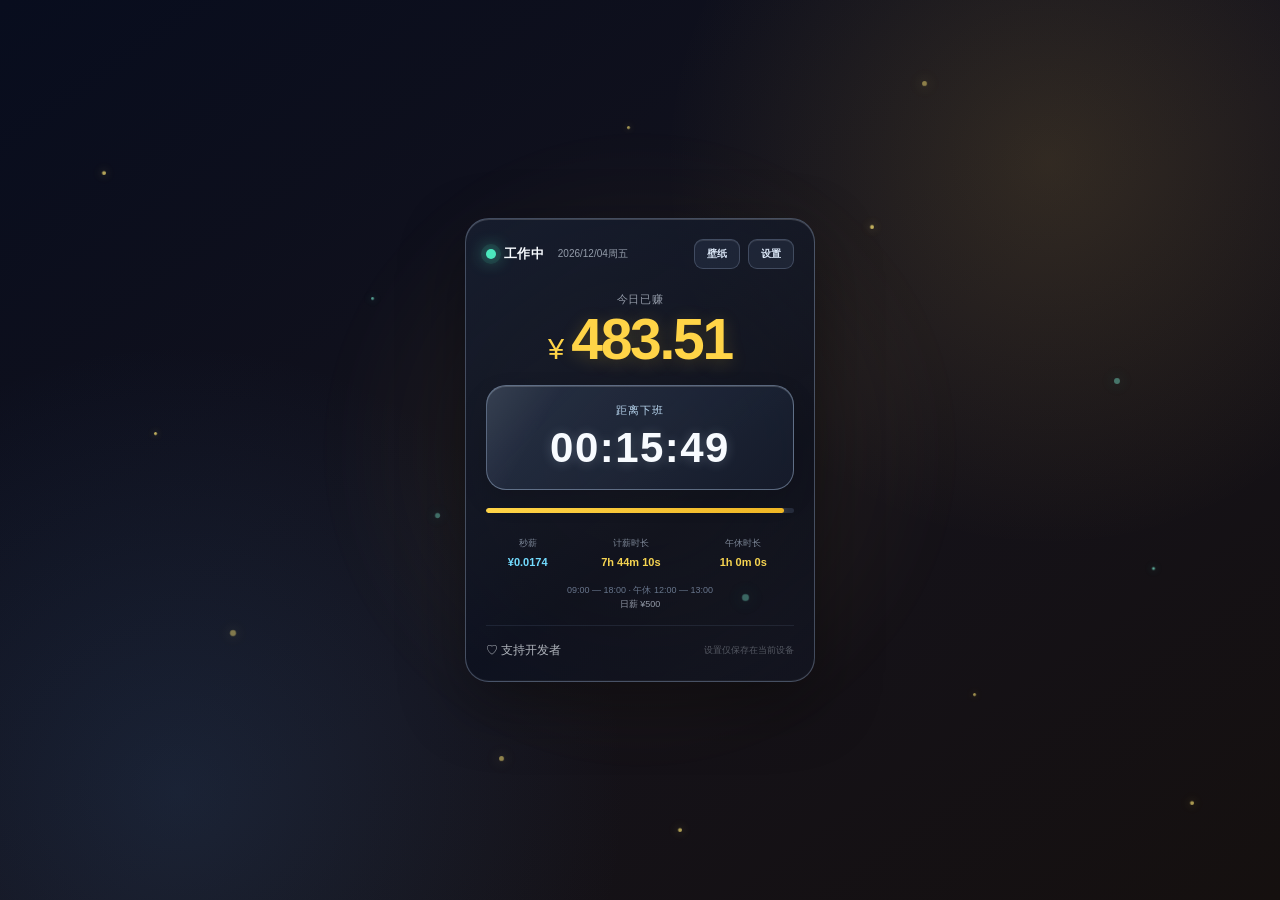
<file: second-salary/index.html>
<!doctype html>
<html lang="zh-CN">
  <head>
    <meta charset="UTF-8" />
    <meta name="viewport" content="width=device-width, initial-scale=1.0, viewport-fit=cover" />
    <meta name="theme-color" content="#080b16" />
    <meta name="format-detection" content="telephone=no" />
    <title>秒薪</title>
    <script type="module" crossorigin src="./assets/index-CY_qIDOJ.js"></script>
    <link rel="stylesheet" crossorigin href="./assets/index-tlK70xSV.css">
  </head>
  <body>
    <div id="root"></div>
  </body>
</html>
</file>
<file: second-salary/assets/index-tlK70xSV.css>
:root{--lightningcss-light: ;--lightningcss-dark:initial;color-scheme:dark;font-family:SF Pro Display,Segoe UI Variable,Microsoft YaHei UI,sans-serif}*{box-sizing:border-box}html,body{min-height:100%;margin:0}body{color:#f8fbff;background:#080b16}button,input{font:inherit}button{color:inherit}.app-shell{--wallpaper:none;isolation:isolate;min-height:100dvh;padding:max(18px, env(safe-area-inset-top)) max(14px, env(safe-area-inset-right)) max(18px, env(safe-area-inset-bottom)) max(14px, env(safe-area-inset-left));background:radial-gradient(circle at 82% 18%,#eebe4d24,#0000 30%),radial-gradient(circle at 14% 88%,#3a70ac2e,#0000 33%),linear-gradient(145deg,#080d1e 0%,#14121b 55%,#15100f 100%);place-items:center;display:grid;position:relative;overflow:hidden}.app-shell.has-wallpaper:before{content:"";z-index:-4;background-image:var(--wallpaper);filter:saturate(.9);background-position:50%;background-size:cover;position:absolute;inset:-20px}.app-shell.has-wallpaper:after{content:"";z-index:-3;-webkit-backdrop-filter:blur(2px);backdrop-filter:blur(2px);background:linear-gradient(145deg,#030814ad,#160f0e9c);position:absolute;inset:0}.ambient{z-index:-2;aspect-ratio:1;filter:blur(12px);background:radial-gradient(circle,#f8c84d17,#0000 65%);border-radius:50%;width:min(70vw,700px);animation:8s ease-in-out infinite alternate breathe;position:absolute}@keyframes breathe{to{opacity:.7;transform:scale(1.14)}}.particle-layer{z-index:2;pointer-events:none;position:absolute;inset:0;overflow:hidden}.particle-layer i{left:var(--left);top:var(--top);width:var(--size);height:var(--size);opacity:var(--alpha);box-shadow:0 0 calc(var(--size) * 2.5) #f6df72b3;will-change:transform;animation:drift var(--speed) ease-in-out var(--delay) infinite alternate;background:#f6df72;border-radius:50%;position:absolute}.particle-layer i:nth-child(3n){box-shadow:0 0 calc(var(--size) * 2.7) #5adcc0ad;background:#72d8c1}@keyframes drift{0%{transform:translate(-7px,12px)scale(.8)}50%{transform:translate(7px,-8px)scale(1.16)}to{transform:translate(-2px,-24px)scale(.9)}}.salary-widget{z-index:1;-webkit-backdrop-filter:blur(24px)saturate(150%);background:linear-gradient(145deg,#192235b0,#080e1e9c 64%,#11162594);border:1px solid #a9bedc57;border-radius:24px;flex-direction:column;width:min(350px,100vw - 28px);padding:20px 20px 17px;display:flex;position:relative;box-shadow:inset 0 1px #ffffff2b,inset 0 -1px #ffffff0a,0 22px 65px #00000061}.salary-widget>*{z-index:3;position:relative}.widget-header{justify-content:space-between;align-items:flex-start;display:flex}.header-copy{align-items:center;gap:14px;min-height:30px;display:flex}.status-line{letter-spacing:.02em;white-space:nowrap;align-items:center;gap:8px;font-size:13px;font-weight:720;display:flex}.status-dot{background:#8791a2;border-radius:50%;width:10px;height:10px;box-shadow:0 0 0 5px #8791a217,0 0 16px #8791a280}.status-dot.green{background:#4be8bd;box-shadow:0 0 0 5px #4be8bd1a,0 0 17px #4be8bd}.status-dot.amber{background:#f8cb61;box-shadow:0 0 0 5px #f8cb611a,0 0 17px #f8cb61}.widget-header time{color:#e1ebf89e;white-space:nowrap;font-size:10px;display:block}.header-actions{gap:8px;display:flex}.header-button{color:#dce8f8;cursor:pointer;background:#465b7c33;border:1px solid #aec5e63d;border-radius:9px;min-width:46px;height:30px;font-size:10px;font-weight:650;transition:all .2s;box-shadow:inset 0 1px #ffffff1a}.header-button:hover{background:#556d9459;transform:translateY(-1px)}.earned-block{justify-items:center;gap:7px;margin:23px 0 19px;display:grid}.earned-block>div{justify-content:center;align-items:baseline;gap:7px;display:flex}.earned-block .currency{color:#ffd447;font-size:29px;font-weight:500}.earned-block strong{color:#ffd447;letter-spacing:-.04em;text-shadow:0 3px 17px #f4c13036;font-variant-numeric:tabular-nums;font-size:clamp(48px,14vw,57px);font-weight:790;line-height:.9}.earned-label{color:#dfe9f69e;letter-spacing:.06em;font-size:11px}.countdown-card{background:linear-gradient(135deg,#303d54a3,#1a24397a);border:1px solid #b5ccec6b;border-radius:20px;place-items:center;gap:9px;min-height:105px;padding:17px 15px 19px;display:grid;position:relative;overflow:hidden;box-shadow:inset 0 1px #ffffff2b,0 10px 26px #00000021}.countdown-card:before{content:"";background:linear-gradient(90deg,#0000,#ffffff1f,#0000);width:70%;height:160%;animation:7s ease-in-out infinite glass-sheen;position:absolute;top:-80%;left:-50%;transform:rotate(30deg)}@keyframes glass-sheen{0%,72%{transform:translate(-30%)rotate(30deg)}to{transform:translate(310%)rotate(30deg)}}.countdown-card span{color:#b8d5ee;letter-spacing:.08em;font-size:11px}.countdown-card strong{letter-spacing:.035em;font-variant-numeric:tabular-nums;text-shadow:0 1px 12px #d6ebff38;font-size:clamp(34px,10vw,42px);font-weight:720;line-height:1}.progress-track{background:#5f749740;border-radius:99px;height:5px;margin:18px 0 0;overflow:hidden}.progress-track i{border-radius:inherit;background:linear-gradient(90deg,#ffd447,#efb625);min-width:0;height:100%;transition:width .6s linear;display:block;box-shadow:0 0 10px #ffd44747}.metrics{text-align:center;grid-template-columns:.85fr 1.2fr 1.05fr;gap:10px;padding:24px 3px 15px;display:grid}.metrics div{min-width:0}.metrics span{color:#c8d8ec94;white-space:nowrap;margin-bottom:6px;font-size:9px;display:block}.metrics strong{color:#f6d451;text-overflow:ellipsis;white-space:nowrap;font-variant-numeric:tabular-nums;font-size:11px;font-weight:720;display:block;overflow:hidden}.metrics div:first-child strong{color:#73dcff}.schedule-line,.salary-line{text-align:center;color:#a6bcda94;font-size:9px;line-height:1.6}.salary-line{color:#d6e1efa6}.salary-widget footer{border-top:1px solid #859ec121;justify-content:space-between;align-items:center;margin-top:14px;padding-top:11px;display:flex}.salary-widget footer button{color:#eff4fab8;cursor:pointer;background:0 0;border:0;padding:5px 0;font-size:12px}.salary-widget footer button:hover{color:#fff}.salary-widget footer span{color:#dde6f052;font-size:9px}.modal-backdrop{z-index:20;-webkit-backdrop-filter:blur(14px);backdrop-filter:blur(14px);background:#02050d85;place-items:center;padding:18px;animation:.18s ease-out fade-in;display:grid;position:fixed;inset:0}@keyframes fade-in{0%{opacity:0}}.glass-modal{-webkit-backdrop-filter:blur(32px)saturate(160%);backdrop-filter:blur(32px)saturate(160%);background:linear-gradient(150deg,#293141e0,#090d18e8);border:1px solid #ffffff30;border-radius:30px;width:min(430px,100%);max-height:calc(100dvh - 36px);animation:.24s cubic-bezier(.2,.8,.2,1) modal-up;overflow:auto;box-shadow:inset 0 1px #ffffff30,0 28px 90px #0000008c}@keyframes modal-up{0%{opacity:0;transform:translateY(14px)scale(.98)}}.settings-modal{padding:24px}.modal-title{justify-content:space-between;align-items:flex-start;margin-bottom:20px;display:flex}.modal-title span,.support-kicker{color:#f7d870;letter-spacing:.19em;font-size:10px;font-weight:700}.modal-title h2,.support-modal h2{letter-spacing:-.02em;margin:5px 0 0;font-size:22px}.modal-title>button,.close-support{color:#e8eef7;cursor:pointer;background:#ffffff12;border:1px solid #ffffff21;border-radius:50%;width:34px;height:34px;font-size:22px;line-height:1}.field-row{color:#edf3faad;border-top:1px solid #ffffff13;justify-content:space-between;align-items:center;min-height:54px;font-size:13px;display:flex}.step-field{gap:6px;height:42px;display:flex}.step-field>input,.money-input{color:#f6f9fd;text-align:center;--lightningcss-light: ;--lightningcss-dark:initial;color-scheme:dark;background:#ffffff0f;border:1px solid #ffffff1f;border-radius:13px;outline:0;width:145px}.step-field>input:focus,.money-input:focus-within{border-color:#f7d8707a;box-shadow:0 0 0 3px #f7d87012}.step-buttons{gap:3px;width:30px;display:grid}.step-buttons button{color:#f4f8fcd1;cursor:pointer;background:#ffffff0f;border:1px solid #ffffff1a;border-radius:8px;font-size:12px;line-height:1}.step-buttons button:hover{background:#ffffff21}.money-input{align-items:center;padding:0 12px;display:flex}.money-input b{color:#f5d676;font-weight:500}.money-input input{color:#fff;text-align:right;background:0 0;border:0;outline:0;width:100%;min-width:0;font-weight:650}.money-input input::-webkit-inner-spin-button{display:none}.wallpaper-row{background:#ffffff09;border:1px solid #ffffff14;border-radius:16px;justify-content:space-between;align-items:center;gap:12px;margin-top:12px;padding:15px;display:flex}.wallpaper-row strong{font-size:12px;display:block}.wallpaper-row span{color:#e8eff76b;margin-top:4px;font-size:9px;display:block}.wallpaper-row>div:last-child{flex:none;gap:5px;display:grid}.wallpaper-row button{color:#f6f9fdd1;cursor:pointer;background:#ffffff0f;border:1px solid #ffffff1f;border-radius:9px;padding:6px 9px;font-size:10px}.wallpaper-row button:disabled{opacity:.35;cursor:default}.modal-actions{justify-content:flex-end;gap:8px;margin-top:20px;display:flex}.modal-actions button{cursor:pointer;background:#ffffff0f;border:1px solid #ffffff1f;border-radius:13px;padding:10px 17px;font-size:12px}.modal-actions .primary{color:#191204;background:linear-gradient(135deg,#f6d76f,#dba832);border-color:#ffde7061;font-weight:750}.support-modal{text-align:center;width:min(360px,100%);padding:30px 28px 25px;position:relative}.close-support{position:absolute;top:18px;right:18px}.support-modal p{color:#e7eef791;max-width:260px;margin:10px auto 19px;font-size:12px;line-height:1.6}.support-modal img{border-radius:19px;width:min(272px,100%);margin:auto;display:block;box-shadow:0 15px 40px #00000047}.support-modal small{color:#e7eef76e;margin-top:14px;display:block}.toast{z-index:50;bottom:max(24px, env(safe-area-inset-bottom));-webkit-backdrop-filter:blur(18px);backdrop-filter:blur(18px);color:#f3f7fb;white-space:nowrap;background:#10151fd9;border:1px solid #ffffff24;border-radius:99px;max-width:calc(100vw - 32px);padding:10px 17px;font-size:12px;animation:.2s ease-out toast-in;position:fixed;left:50%;transform:translate(-50%);box-shadow:0 12px 34px #00000052}@keyframes toast-in{0%{opacity:0;transform:translate(-50%,8px)}}.visually-hidden{opacity:0;pointer-events:none;width:1px;height:1px;position:fixed}@media (height<=610px) and (width>=600px){.salary-widget{min-height:0;transform:scale(.88)}}@media (width<=420px){.app-shell{padding:max(14px, env(safe-area-inset-top)) 12px max(14px, env(safe-area-inset-bottom))}.salary-widget{border-radius:22px;width:100%;padding:18px 17px 15px}.earned-block{margin-top:23px}.modal-backdrop{align-items:end;padding:0}.glass-modal{border-bottom:0;border-radius:28px 28px 0 0;max-height:92dvh}.settings-modal{padding:22px 20px max(23px, env(safe-area-inset-bottom))}.field-row{min-height:52px}.wallpaper-row{align-items:flex-start}}@media (prefers-reduced-motion:reduce){*,:before,:after{scroll-behavior:auto!important;animation-duration:.01ms!important;animation-iteration-count:1!important}}
</file>
